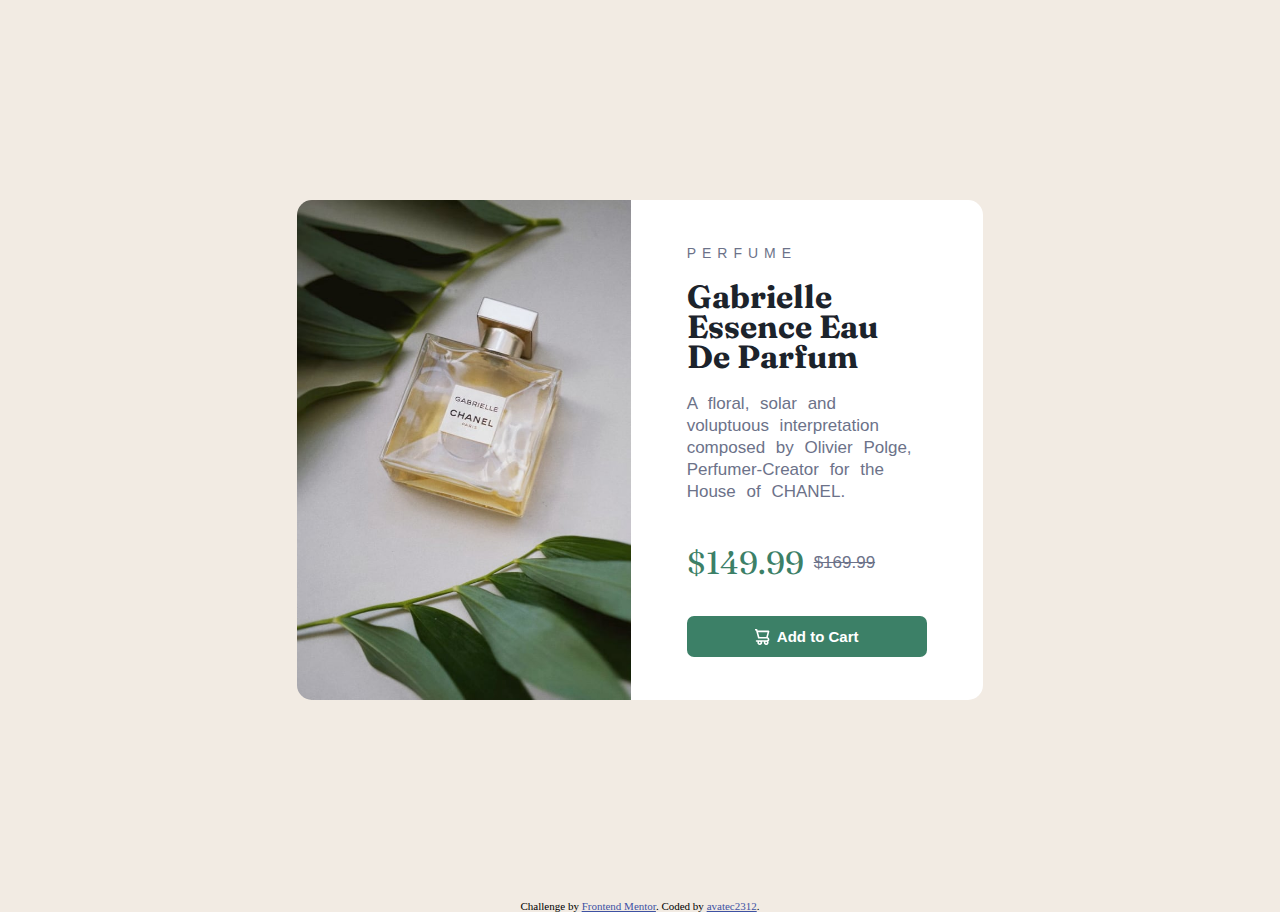
<file: index.html>
<!DOCTYPE html>
<html lang="en">
<head>
  <meta charset="UTF-8">
  <meta name="viewport" content="width=device-width, initial-scale=1.0"> <!-- displays site properly based on user's device -->
  <link rel="preconnect" href="https://fonts.googleapis.com">
  <link rel="preconnect" href="https://fonts.gstatic.com" crossorigin>
  <link href="https://fonts.googleapis.com/css2?family=Montserrat:wght@500&display=swap" rel="stylesheet">
  <link href="https://fonts.googleapis.com/css2?family=Montserrat:wght@700&display=swap" rel="stylesheet">
  <link href="https://fonts.googleapis.com/css2?family=Fraunces:wght@700&display=swap" rel="stylesheet">
  <link rel="stylesheet" href="./src/index.css">
  <link rel="icon" type="image/png" sizes="32x32" href="./images/favicon-32x32.png">
  
  <title>Frontend Mentor | Product preview card component</title>

  <!-- Feel free to remove these styles or customise in your own stylesheet 👍 -->
  <style>
    .attribution { font-size: 11px; text-align: center; }
    .attribution a { color: hsl(228, 45%, 44%); }
  </style>
</head>
<body>

  <div id="wrapper">
    <div class="product__card">
      <div class="img__container">
        <img alt="perfume" src="./images/image-product-desktop.jpg">
      </div>
      <div class="product__card--main">
        <div class="main__details">
            <div class="details__information">
              <h4>Perfume</h4>
              <h1>Gabrielle Essence Eau De Parfum</h1>
              <p>
                A floral, solar and voluptuous interpretation composed by Olivier Polge, 
                Perfumer-Creator for the House of CHANEL.        
              </p>
            </div>
            <div class="details__prices">
              <p id="price__discounted">$149.99</p>
              <p id="price__original" >$169.99</p>
            </div>
            <div class="main__purchase-btn">
              <button>
                <img alt="carrito-button" src="./images/icon-cart.svg">
                <span>Add to Cart</span>
              </button>
            </div>
        </div>
      </div>

    </div>
  </div>  

  <div class="attribution">
    Challenge by <a href="https://www.frontendmentor.io?ref=challenge" target="_blank">Frontend Mentor</a>. 
    Coded by <a href="#">avatec2312</a>.
  </div>
</body>
</html>
</file>
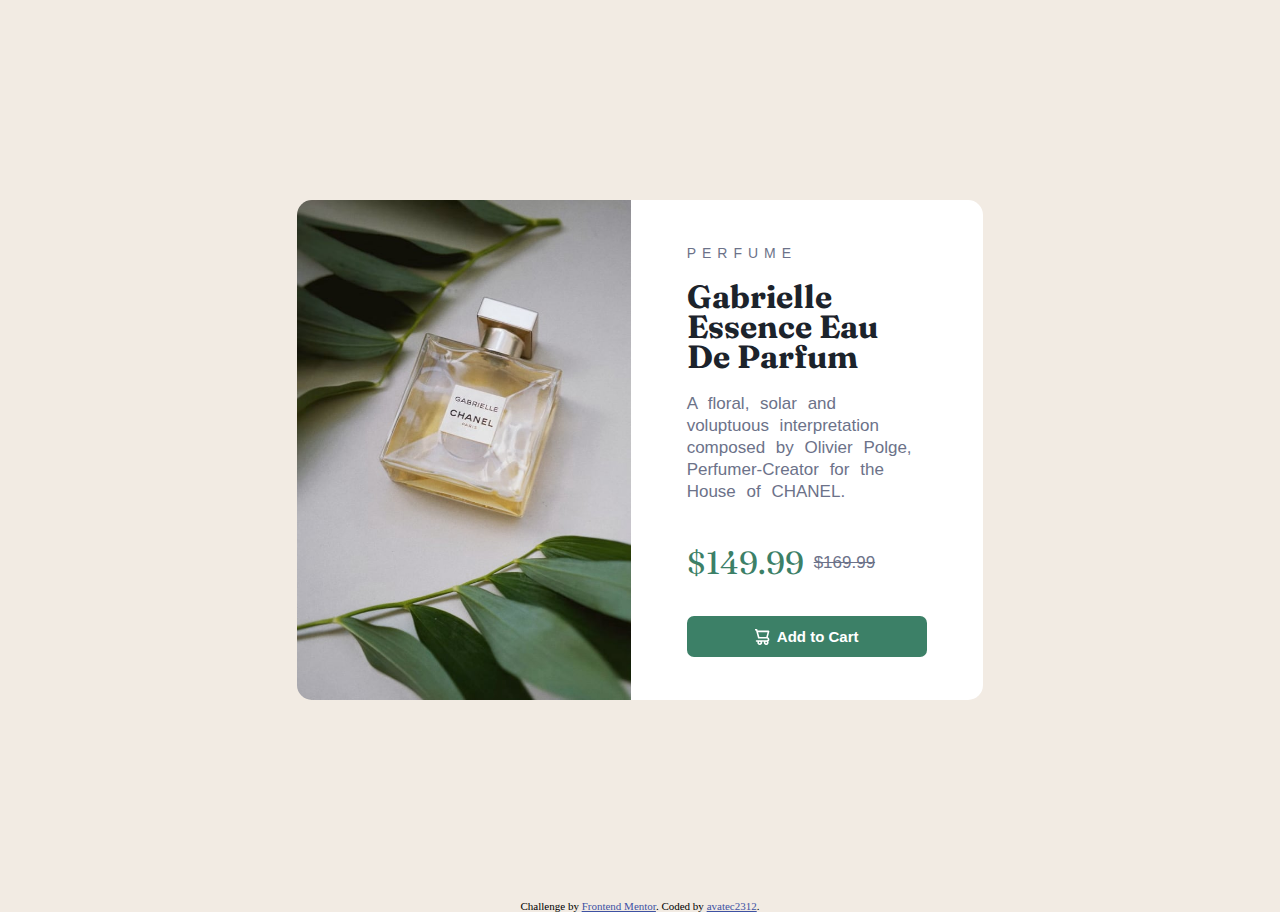
<file: challenge01-product-preview-card/index.html>
<!DOCTYPE html>
<html lang="en">
<head>
  <meta charset="UTF-8">
  <meta name="viewport" content="width=device-width, initial-scale=1.0"> <!-- displays site properly based on user's device -->
  <link rel="preconnect" href="https://fonts.googleapis.com">
  <link rel="preconnect" href="https://fonts.gstatic.com" crossorigin>
  <link href="https://fonts.googleapis.com/css2?family=Montserrat:wght@500&display=swap" rel="stylesheet">
  <link href="https://fonts.googleapis.com/css2?family=Montserrat:wght@700&display=swap" rel="stylesheet">
  <link href="https://fonts.googleapis.com/css2?family=Fraunces:wght@700&display=swap" rel="stylesheet">
  <link rel="stylesheet" href="./src/index.css">
  <link rel="stylesheet" href="./src/query.css">
  <link rel="icon" type="image/png" sizes="32x32" href="./images/favicon-32x32.png">
  
  <title>Frontend Mentor | Product preview card component</title>

  <!-- Feel free to remove these styles or customise in your own stylesheet 👍 -->
  <style>
    .attribution { font-size: 11px; text-align: center; }
    .attribution a { color: hsl(228, 45%, 44%); }
  </style>
</head>
<body>

  <div id="wrapper">
    <div class="product__card">
      <div class="img__container">
        <img alt="perfume" src="./images/image-product-desktop.jpg">
      </div>
      <div class="product__card--main">
        <div class="main__details">
            <div class="details__information">
              <h4>Perfume</h4>
              <h1>Gabrielle Essence Eau De Parfum</h1>
              <p>
                A floral, solar and voluptuous interpretation composed by Olivier Polge, 
                Perfumer-Creator for the House of CHANEL.        
              </p>
            </div>
            <div class="details__prices">
              <p id="price__discounted">$149.99</p>
              <p id="price__original" >$169.99</p>
            </div>
            <div class="main__purchase-btn">
              <button>
                <img alt="carrito-button" src="./images/icon-cart.svg">
                <span>Add to Cart</span>
              </button>
            </div>
        </div>
      </div>

    </div>
  </div>  

  <div class="attribution">
    Challenge by <a href="https://www.frontendmentor.io?ref=challenge" target="_blank">Frontend Mentor</a>. 
    Coded by <a href="https://github.com/WillAvatec/frontend__mentor--challenges">avatec2312</a>.
  </div>
</body>
</html>
</file>
<file: src/index.css>
:root{
    --primary__color--Cream: hsl(30,38%,92%);
    --primary__color--Dark-Cyan: hsl(158,36%,37%);
    --neutral__color-Dark-Blue: hsl(212,21%,14%);
    --neutral__color-Grayish-Blue: hsl(228,12%,48%);
    --neutral__color-White: white;
}

body {
    background-color: var(--primary__color--Cream);
    margin: 0;
}

p {
    font-size: 14px;
}

#wrapper {
    display: flex;
    justify-content: center;
    align-items: center;
    min-height: 100vh;
    margin: 0;
}

.product__card {
    display: flex;
    border-radius: 15px;
    overflow: hidden;
    font-family: 'Monserrat',sans-serif;
    color: var(--neutral__color-Grayish-Blue);
    height: 500px;
}

.img__container{
    justify-self: end;
}

.img__container img {
    height: -webkit-fill-available;
}

.product__card--main {
    max-width: 300px;
    padding: 15px;
    background-color: var(--neutral__color-White);
    padding: 26px;
}

.main__details {
    padding: 0 30px;
}

.main__details p {
    line-height: 22px;
    font-size: 17px;
    word-spacing: 6px;
}

.details__information  h1{
    font-family: 'Fraunces', serif;
    color: var(--neutral__color-Dark-Blue);
    line-height: 30px;
}

.details__information  h4{
    text-transform: uppercase;
    letter-spacing: 6px;
    font-size: 14px;
}

.details__information p, h4 {
    color: var(--neutral__color-Grayish-Blue);
    font-weight: 500;
}

.details__prices {
    display: flex;
    align-items: center;
    gap: 10px;
}

#price__discounted {
    font-family: 'Fraunces', serif;
    font-size: 2rem;
    color: var(--primary__color--Dark-Cyan);
}

#price__original {
    text-decoration: line-through;
    font-size: 17px;
}

.main__purchase-btn {
    padding-top: 10px;
}

.main__purchase-btn  * {
    font-weight: 700;
}

button {
    background-color: var(--primary__color--Dark-Cyan);
    color: var(--neutral__color-White);
    border: none;
    border-radius: 7px;
    width: 100%;
    padding: 12px 24px;
    display: flex;
    justify-content: center;
    align-items: center ;
    gap: 7px;
    font-size: 15px;
}

button:hover {
    cursor: pointer;
    background-color: var(--neutral__color-Dark-Blue);
}

button:focus {
    outline: var(--primary__color--Dark-Cyan) 1px solid;
    outline-offset: 2px;
}
</file>
<file: challenge01-product-preview-card/src/index.css>
:root{
    --primary__color--Cream: hsl(30,38%,92%);
    --primary__color--Dark-Cyan: hsl(158,36%,37%);
    --neutral__color-Dark-Blue: hsl(212,21%,14%);
    --neutral__color-Grayish-Blue: hsl(228,12%,48%);
    --neutral__color-White: white;
}

body {
    background-color: var(--primary__color--Cream);
    margin: 0;
}

p {
    font-size: 14px;
}

#wrapper {
    display: flex;
    justify-content: center;
    align-items: center;
    min-height: 100vh;
    margin: 0;
}

.product__card {
    display: flex;
    border-radius: 15px;
    overflow: hidden;
    font-family: 'Monserrat',sans-serif;
    color: var(--neutral__color-Grayish-Blue);
    height: 500px;
}

.img__container{
    justify-self: end;
}

.img__container img {
    height: -webkit-fill-available;
}

.product__card--main {
    max-width: 300px;
    padding: 15px;
    background-color: var(--neutral__color-White);
    padding: 26px;
}

.main__details {
    padding: 0 30px;
}

.main__details p {
    line-height: 22px;
    font-size: 17px;
    word-spacing: 6px;
}

.details__information  h1{
    font-family: 'Fraunces', serif;
    color: var(--neutral__color-Dark-Blue);
    line-height: 30px;
}

.details__information  h4{
    text-transform: uppercase;
    letter-spacing: 6px;
    font-size: 14px;
}

.details__information p, h4 {
    color: var(--neutral__color-Grayish-Blue);
    font-weight: 500;
}

.details__prices {
    display: flex;
    align-items: center;
    gap: 10px;
}

#price__discounted {
    font-family: 'Fraunces', serif;
    font-size: 2rem;
    color: var(--primary__color--Dark-Cyan);
}

#price__original {
    text-decoration: line-through;
    font-size: 17px;
}

.main__purchase-btn {
    padding-top: 10px;
}

.main__purchase-btn  * {
    font-weight: 700;
}

button {
    background-color: var(--primary__color--Dark-Cyan);
    color: var(--neutral__color-White);
    border: none;
    border-radius: 7px;
    width: 100%;
    padding: 12px 24px;
    display: flex;
    justify-content: center;
    align-items: center ;
    gap: 7px;
    font-size: 15px;
}

button:hover {
    cursor: pointer;
    background-color: var(--neutral__color-Dark-Blue);
}

button:focus {
    outline: var(--primary__color--Dark-Cyan) 1px solid;
    outline-offset: 2px;
}
</file>
<file: challenge01-product-preview-card/src/query.css>
@media screen and (max-width:710px) and (orientation:portrait){

    #wrapper {
        align-items: center;
        margin: 25px;
        min-height: 90vh;
    }

    .product__card {
        flex-direction: column;
        height: auto;
    }

    .product__card--main {
        max-width: none;
        padding: 7px;
    }

    .main__details {
        padding:0 12px;
    }

    .main__details p {
        font-size: 15px;
        word-spacing: 1px;
    }

    .img__container img {
        width: -webkit-fill-available;
        content:url("../images/image-product-mobile.jpg");
    }

    .details__prices p {
        margin-block: 9px;
    }
}

@media screen and (max-width: 710px) and (orientation: landscape) {
    .product__card {
        height: 310px;
    }

    .product__card--main {
        padding: 14px;
    }

    .details__information h1 {
        margin: 0;
    }
}
</file>
